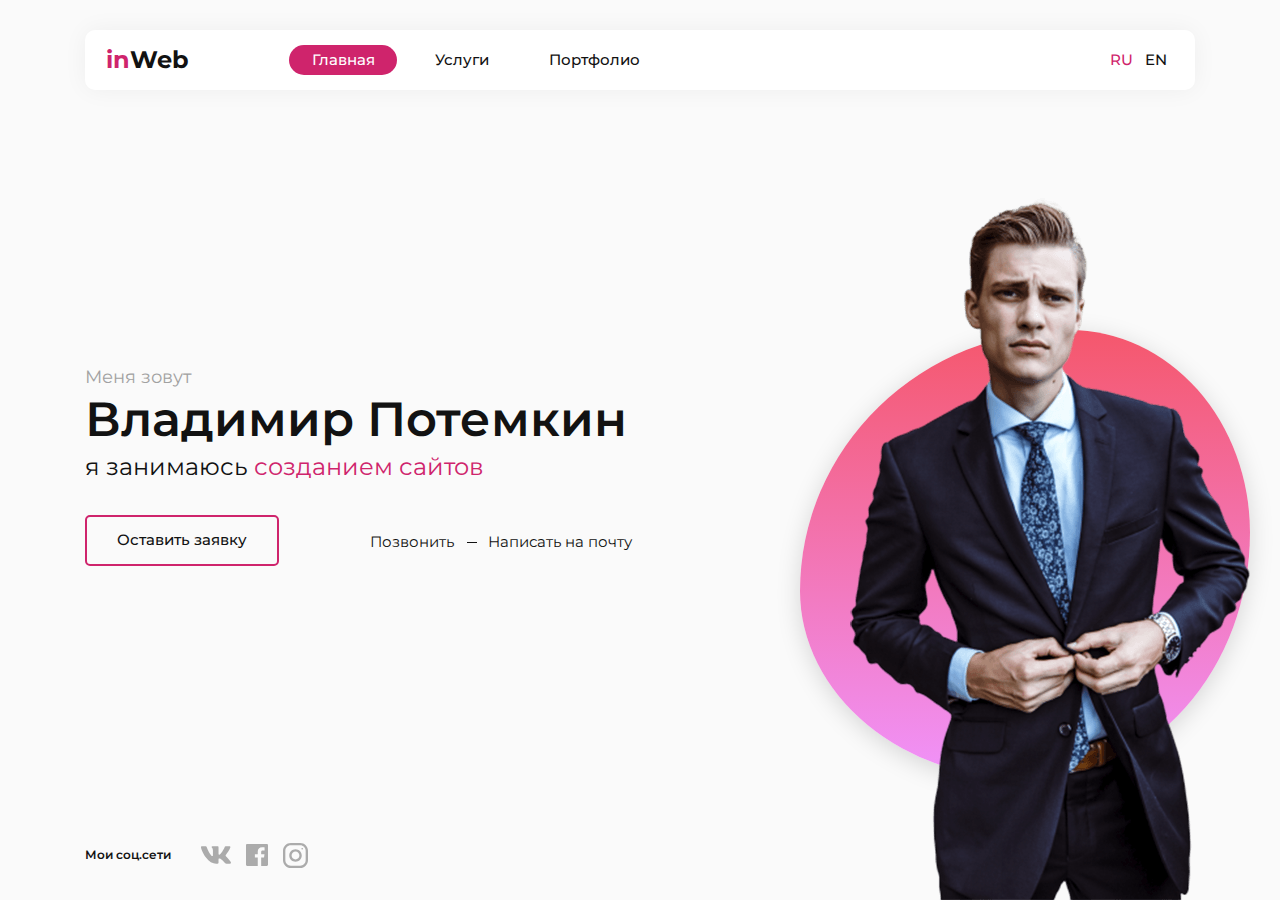
<file: index.html>
<!DOCTYPE html>
<html lang="ru">
<head>
    <meta charset="UTF-8">
    <link href="https://fonts.googleapis.com/css?family=Montserrat:400,500,600,700&amp;subset=cyrillic" rel="stylesheet">
    <link rel="stylesheet" href="assets/css/style.min.css">
    
    <!-- Useful meta tags -->
    <meta http-equiv="x-ua-compatible" content="ie=edge">
    <meta name="viewport" content="width=device-width, initial-scale=1">
    <meta name="robots" content="index, follow, noodp">
    <meta name="googlebot" content="index, follow">
    <meta name="google" content="notranslate">
    <meta name="format-detection" content="telephone=no">
    <meta name="keywords" content="">
    <meta name="description" content="">
    
    <title>HomePage</title>
    <script src="https://ajax.googleapis.com/ajax/libs/jquery/3.5.1/jquery.min.js"></script></head>
<body>

<svg style="display: none;">
    <symbol id="vk" viewbox="0 0 24 24">
       
            <path d="m19.915 13.028c-.388-.49-.277-.708 0-1.146.005-.005 3.208-4.431 3.538-5.932l.002-.001c.164-.547 0-.949-.793-.949h-2.624c-.668 0-.976.345-1.141.731 0 0-1.336 3.198-3.226 5.271-.61.599-.892.791-1.225.791-.164 0-.419-.192-.419-.739v-5.105c0-.656-.187-.949-.74-.949h-4.126c-.419 0-.668.306-.668.591 0 .622.945.765 1.043 2.515v3.797c0 .832-.151.985-.486.985-.892 0-3.057-3.211-4.34-6.886-.259-.713-.512-1.001-1.185-1.001h-2.625c-.749 0-.9.345-.9.731 0 .682.892 4.073 4.148 8.553 2.17 3.058 5.226 4.715 8.006 4.715 1.671 0 1.875-.368 1.875-1.001 0-2.922-.151-3.198.686-3.198.388 0 1.056.192 2.616 1.667 1.783 1.749 2.076 2.532 3.074 2.532h2.624c.748 0 1.127-.368.909-1.094-.499-1.527-3.871-4.668-4.023-4.878z"/>
        </symbol>

        <symbol id="fb" viewBox="0 0 60.734 60.733">
            <g>
                <path d="M57.378,0.001H3.352C1.502,0.001,0,1.5,0,3.353v54.026c0,1.853,1.502,3.354,3.352,3.354h29.086V37.214h-7.914v-9.167h7.914
                    v-6.76c0-7.843,4.789-12.116,11.787-12.116c3.355,0,6.232,0.251,7.071,0.36v8.198l-4.854,0.002c-3.805,0-4.539,1.809-4.539,4.462
                    v5.851h9.078l-1.187,9.166h-7.892v23.52h15.475c1.852,0,3.355-1.503,3.355-3.351V3.351C60.731,1.5,59.23,0.001,57.378,0.001z"/>
            </g>
        </symbol>

        <symbol id="inst" viewbox="0 0 512 512">
            <g>
                <g>
                    <path d="M352,0H160C71.648,0,0,71.648,0,160v192c0,88.352,71.648,160,160,160h192c88.352,0,160-71.648,160-160V160
                        C512,71.648,440.352,0,352,0z M464,352c0,61.76-50.24,112-112,112H160c-61.76,0-112-50.24-112-112V160C48,98.24,98.24,48,160,48
                        h192c61.76,0,112,50.24,112,112V352z"/>
                </g>
            </g>
            <g>
                <g>
                    <path d="M256,128c-70.688,0-128,57.312-128,128s57.312,128,128,128s128-57.312,128-128S326.688,128,256,128z M256,336
                        c-44.096,0-80-35.904-80-80c0-44.128,35.904-80,80-80s80,35.872,80,80C336,300.096,300.096,336,256,336z"/>
                </g>
            </g>
            <g>
                <g>
                    <circle cx="393.6" cy="118.4" r="17.056"/>
                </g>
            </g>
        </symbol>

        <symbol id="close" viewBox="0 0 512.001 512.001">
            <g><path d="m512.001 84.853-84.853-84.853-171.147 171.147-171.148-171.147-84.853 84.853 171.148 171.147-171.148 171.148 84.853 84.853 171.148-171.147 171.147 171.147 84.853-84.853-171.148-171.148z"/></g>
        </symbol>

        <symbol id="layer" viewBox="0 0 491.203 491.203">
            <g>
                <path d="M487.298,326.733l-62.304-37.128l62.304-37.128c2.421-1.443,3.904-4.054,3.904-6.872s-1.483-5.429-3.904-6.872
                    l-62.304-37.128l62.304-37.128c3.795-2.262,5.038-7.172,2.776-10.968c-0.68-1.142-1.635-2.096-2.776-2.776l-237.6-141.6
                    c-2.524-1.504-5.669-1.504-8.192,0l-237.6,141.6c-3.795,2.262-5.038,7.172-2.776,10.968c0.68,1.142,1.635,2.096,2.776,2.776
                    l62.304,37.128L3.905,238.733c-3.795,2.262-5.038,7.172-2.776,10.968c0.68,1.142,1.635,2.096,2.776,2.776l62.304,37.128
                    L3.905,326.733c-3.795,2.262-5.038,7.172-2.776,10.968c0.68,1.142,1.635,2.096,2.776,2.776l237.6,141.6
                    c2.526,1.494,5.666,1.494,8.192,0l237.6-141.6c3.795-2.262,5.038-7.172,2.776-10.968
                    C489.393,328.368,488.439,327.414,487.298,326.733z M23.625,157.605L245.601,25.317l221.976,132.288L245.601,289.893
                    L23.625,157.605z M23.625,245.605l58.208-34.68l159.672,95.2c2.524,1.504,5.668,1.504,8.192,0l159.672-95.2l58.208,34.68
                    L245.601,377.893L23.625,245.605z M245.601,465.893L23.625,333.605l58.208-34.68l159.672,95.2c2.524,1.504,5.668,1.504,8.192,0
                    l159.672-95.2l58.208,34.68L245.601,465.893z"/>
            </g>
        </symbol>

        <symbol id="back" viewBox="0 0 512 512">
            <g>
                <path d="m512 433.5v-433.5h-512v433.5h196.667v48.5h-61.667v30h242v-30h-61.667v-48.5zm-30-403.5v313.5h-452v-313.5zm-452 373.5v-30h452v30zm255.333 78.5h-58.667v-48.5h58.667z"/><path d="m331.535 178.307 58.684-43.962v-15.958l-58.684-43.962-17.986 24.01 37.284 27.931-37.284 27.931z"/><path d="m198.451 154.297-37.284-27.931 37.284-27.931-17.987-24.01-58.683 43.962v15.958l58.683 43.962z"/><path d="m196.925 111.366h118.151v30h-118.151z" transform="matrix(.416 -.91 .91 .416 34.679 306.703)"/><path d="m185.5 223.5h141.001v30h-141.001z"/><path d="m158.417 283.5h195.166v30h-195.166z"/></g>
        </symbol>

        <symbol id="front" viewBox="0 0 512 512">
            <g>
                <path d="M485.547,251.733h-58.88v-153.6C426.638,74.581,407.552,55.495,384,55.467H128c-23.552,0.028-42.638,19.114-42.667,42.667
                    v51.2H38.519C17.255,149.357,0.023,166.589,0,187.853v230.161c0.023,21.264,17.255,38.496,38.519,38.519h136.294
                    c16.24-0.049,30.7-10.294,36.13-25.6H358.4c4.713,0,8.533-3.82,8.533-8.533v-17.067c0-14.138-11.462-25.6-25.6-25.6h-25.6V345.6
                    H384v84.48c0,14.61,11.844,26.453,26.453,26.453h75.093c14.61,0,26.453-11.844,26.453-26.453V278.187
                    C512,263.577,500.156,251.733,485.547,251.733z M196.267,418.014c-0.009,11.844-9.609,21.443-21.453,21.453H38.519
                    c-11.844-0.009-21.443-9.609-21.453-21.453v-4.147h179.2V418.014z M196.267,396.8h-179.2V209.067h179.2V396.8z M196.267,192
                    h-179.2v-4.147c0.009-11.844,9.609-21.443,21.453-21.453h136.294c11.844,0.009,21.443,9.609,21.453,21.453V192z M341.333,396.8
                    c4.713,0,8.533,3.821,8.533,8.533v8.533H213.333V396.8H341.333z M213.333,379.733V345.6h85.333v34.133H213.333z M384,328.533
                    h-76.8h-93.867v-25.6H384V328.533z M384,278.187v7.68H213.333v-98.014c-0.024-21.264-17.256-38.496-38.519-38.519H102.4v-51.2
                    c0-14.138,11.461-25.6,25.6-25.6h256c14.138,0,25.6,11.461,25.6,25.6v153.685C395.358,252.278,384.039,263.937,384,278.187z
                     M494.933,430.08c0,5.184-4.203,9.387-9.387,9.387h-75.093c-5.184,0-9.387-4.203-9.387-9.387v-7.68h93.867V430.08z
                     M494.933,405.333h-93.867v-102.4h93.867V405.333z M494.933,285.867h-93.867v-7.68c0-5.184,4.203-9.387,9.387-9.387h75.093
                    c5.184,0,9.387,4.203,9.387,9.387V285.867z"/>
            </g>
        </symbol>



        <symbol id="arrow-right" viewBox="0 0 477.175 477.175">
            <g>
                <path d="M145.188,238.575l215.5-215.5c5.3-5.3,5.3-13.8,0-19.1s-13.8-5.3-19.1,0l-225.1,225.1c-5.3,5.3-5.3,13.8,0,19.1l225.1,225
                    c2.6,2.6,6.1,4,9.5,4s6.9-1.3,9.5-4c5.3-5.3,5.3-13.8,0-19.1L145.188,238.575z"/>
            </g>
        </symbol>
</svg>
<div class="page">   
<!-- HEader -->
<header class="header">
    <div class="container">
        <div class="header__inner">
            <div class="row header__row">
                <div class="col-lg-2">
                    <a class="logo" href="index.html"><span class="logo__prefix">in</span>Web</a>
                </div>
                <div class="col-lg-8">
                    <nav class="nav">
                        <a class="nav__link active" href="index.html">Главная</a>
                        <a class="nav__link" href="services.html">Услуги</a>
                        <a class="nav__link" href="portfolio.html">Портфолио</a>
                    </nav>
                </div>
                <div class="col-lg-2">
                    <div class="lang">
                        <a class="lang__item active" href="#">Ru</a>
                        <a class="lang__item" href="#">En</a>
                    </div>
                </div>
            </div> <!--/.row-->
        </div> <!-- /.header__inner-->
    </div> <!-- /.container-->
</header>
<!-- Content -->
<div class="content">

<div class="container">
    <div class="intro">
        <div class="intro__text">Меня зовут</div>
        <div class="intro__title">Владимир Потемкин</div>
        <div class="intro__subtitle">я занимаюсь <span class="intro__subtitle-pink">созданием сайтов</span>
        </div>
        <div class="row">
            <div class="col-lg-3">
                <a class="btn btn--pink" href="#" data-toggle="modal" data-target="#request-modal">Оставить заявку</a>
            </div>
            <div class="col-lg-9">
                <ul class="contacts">
                    <li class="contacts__item">
                        <a class="contacts__link" href="tel:+79653964773" >Позвонить</a></li>
                        <li class="contacts__item">
                        <a class="contacts__link" href="mailto:pingvinluxe@gmail.com">Написать на почту</a>
                    </li>
                </ul>
            </div>
        </div>
    </div><!--intro-->
</div> <!--container-->

<img class="author" src="assets/img/man.png" alt="">
<div class="circle"></div>
</div>
<!--Footer-->
<footer class="footer">
    <div class="container">
 
        <div class="social">
            <div class="social__text">Мои соц.сети</div>
            <a href="#" class="social__link" target="_blank">
                <svg class="social__icon">
                    <use xlink:href="#vk"></use>
                </svg>
            </a>
            <a href="#" class="social__link" target="_blank">
                <svg class="social__icon social__icon--fb">
                    <use xlink:href="#fb"></use>
                </svg>
            </a>
            <a href="#" class="social__link" target="_blank">
                <svg class="social__icon social__icon--inst">
                    <use xlink:href="#inst"></use>
                </svg>
            </a>
        </div>
    </div>
</footer>

</div> 


  
  <!-- Modal -->
  <div class="modal fade " id="request-modal" tabindex="-1" aria-labelledby="exampleModalLabel" aria-hidden="true">
    <div class="modal-dialog modal-dialog-centered">
      <div class="modal-content">
        <button type="button" class="modal__close" data-dismiss="modal" aria-label="Close">
            <svg class="modal__close-icon">
                <use xlink:href="#close">

                </use>
            </svg>
          </button>

          <div class="modal__title">Оставить заявку</div>
          <div class="modal__text">Заполните форму ниже и я свяжусь с вами в ближайшее время!</div>

          <form action="/" method="post">
        <div class="form__group">
            <input class="input" type="text" placeholder="Ваше Имя">
        </div>

        <div class="form__group">
            <input class="input" type="email" placeholder="Ваш E-mail">
        </div>

        <div class="form__group">
            <input class="input" type="tel" placeholder="Ваше телефон">
        </div>
        <div class="row">
            <div class="col-lg-6"><button class="btn btn--pink" type="submit">Оставить заявку</button></div>
            <div class="col-lg-6">
                <ul class="contacts contacts--modal">
                    <li class="contacts__item">
                        <a class="contacts__link" href="tel:+79653964773" >+7-965-396-47-73</a></li>
                        <li class="contacts__item">
                        <a class="contacts__link" href="mailto:pingvinluxe@gmail.com">pingvinluxe@gmail.com</a>
                    </li>
                </ul>
            </div>
        </div>
        
    </form>

        </div>
      </div>
    </div>
  </div><script src="assets/js/app.min.js"></script>

</body>
</html>
</file>
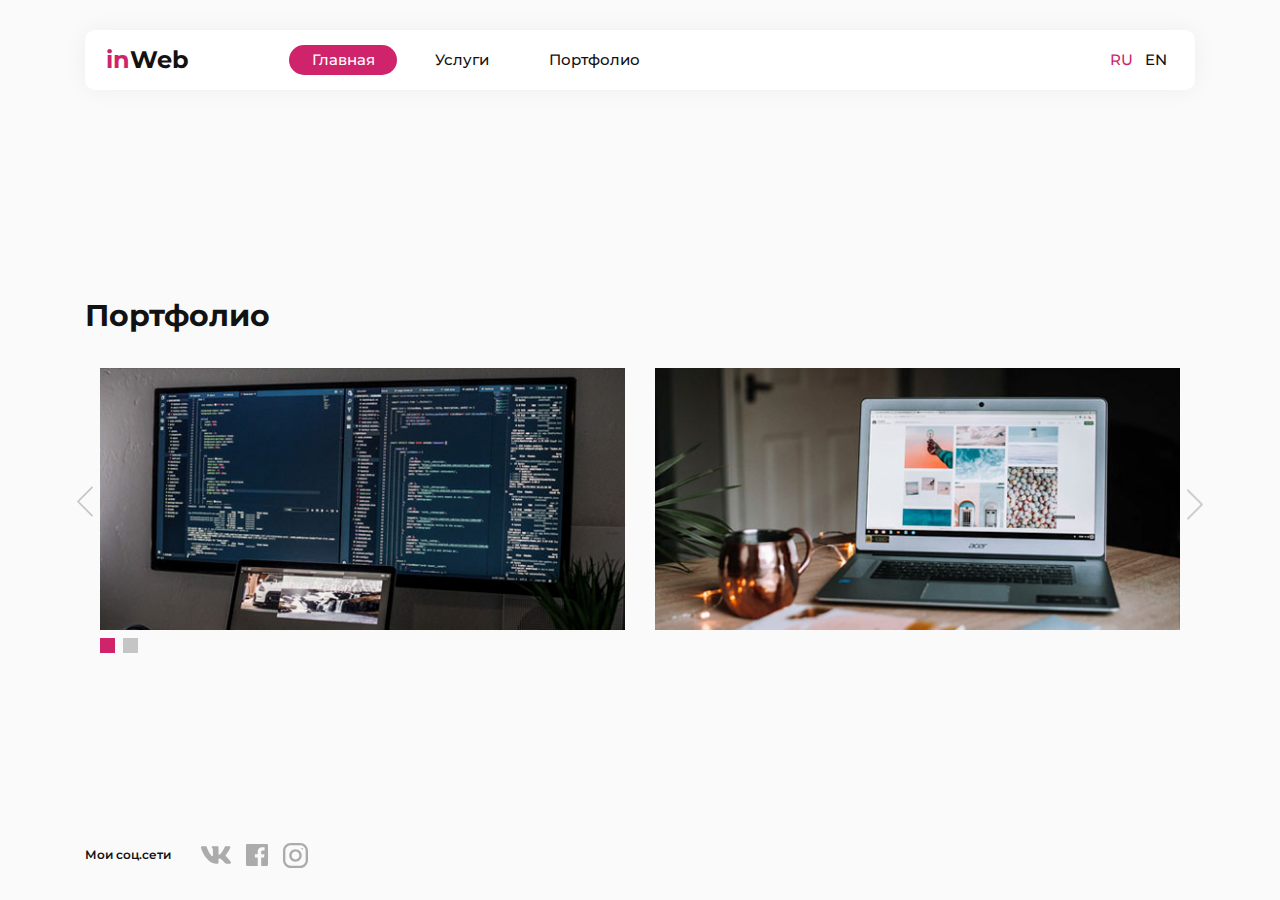
<file: portfolio.html>
<!DOCTYPE html>
<html lang="ru">
<head>
    <meta charset="UTF-8">
    <link href="https://fonts.googleapis.com/css?family=Montserrat:400,500,600,700&amp;subset=cyrillic" rel="stylesheet">
    <link rel="stylesheet" href="assets/css/style.min.css">
    
    <!-- Useful meta tags -->
    <meta http-equiv="x-ua-compatible" content="ie=edge">
    <meta name="viewport" content="width=device-width, initial-scale=1">
    <meta name="robots" content="index, follow, noodp">
    <meta name="googlebot" content="index, follow">
    <meta name="google" content="notranslate">
    <meta name="format-detection" content="telephone=no">
    <meta name="keywords" content="">
    <meta name="description" content="">
    
    <title>Portfolio</title>
    <script src="https://ajax.googleapis.com/ajax/libs/jquery/3.5.1/jquery.min.js"></script></head>
<body>

<svg style="display: none;">
    <symbol id="vk" viewbox="0 0 24 24">
       
            <path d="m19.915 13.028c-.388-.49-.277-.708 0-1.146.005-.005 3.208-4.431 3.538-5.932l.002-.001c.164-.547 0-.949-.793-.949h-2.624c-.668 0-.976.345-1.141.731 0 0-1.336 3.198-3.226 5.271-.61.599-.892.791-1.225.791-.164 0-.419-.192-.419-.739v-5.105c0-.656-.187-.949-.74-.949h-4.126c-.419 0-.668.306-.668.591 0 .622.945.765 1.043 2.515v3.797c0 .832-.151.985-.486.985-.892 0-3.057-3.211-4.34-6.886-.259-.713-.512-1.001-1.185-1.001h-2.625c-.749 0-.9.345-.9.731 0 .682.892 4.073 4.148 8.553 2.17 3.058 5.226 4.715 8.006 4.715 1.671 0 1.875-.368 1.875-1.001 0-2.922-.151-3.198.686-3.198.388 0 1.056.192 2.616 1.667 1.783 1.749 2.076 2.532 3.074 2.532h2.624c.748 0 1.127-.368.909-1.094-.499-1.527-3.871-4.668-4.023-4.878z"/>
        </symbol>

        <symbol id="fb" viewBox="0 0 60.734 60.733">
            <g>
                <path d="M57.378,0.001H3.352C1.502,0.001,0,1.5,0,3.353v54.026c0,1.853,1.502,3.354,3.352,3.354h29.086V37.214h-7.914v-9.167h7.914
                    v-6.76c0-7.843,4.789-12.116,11.787-12.116c3.355,0,6.232,0.251,7.071,0.36v8.198l-4.854,0.002c-3.805,0-4.539,1.809-4.539,4.462
                    v5.851h9.078l-1.187,9.166h-7.892v23.52h15.475c1.852,0,3.355-1.503,3.355-3.351V3.351C60.731,1.5,59.23,0.001,57.378,0.001z"/>
            </g>
        </symbol>

        <symbol id="inst" viewbox="0 0 512 512">
            <g>
                <g>
                    <path d="M352,0H160C71.648,0,0,71.648,0,160v192c0,88.352,71.648,160,160,160h192c88.352,0,160-71.648,160-160V160
                        C512,71.648,440.352,0,352,0z M464,352c0,61.76-50.24,112-112,112H160c-61.76,0-112-50.24-112-112V160C48,98.24,98.24,48,160,48
                        h192c61.76,0,112,50.24,112,112V352z"/>
                </g>
            </g>
            <g>
                <g>
                    <path d="M256,128c-70.688,0-128,57.312-128,128s57.312,128,128,128s128-57.312,128-128S326.688,128,256,128z M256,336
                        c-44.096,0-80-35.904-80-80c0-44.128,35.904-80,80-80s80,35.872,80,80C336,300.096,300.096,336,256,336z"/>
                </g>
            </g>
            <g>
                <g>
                    <circle cx="393.6" cy="118.4" r="17.056"/>
                </g>
            </g>
        </symbol>

        <symbol id="close" viewBox="0 0 512.001 512.001">
            <g><path d="m512.001 84.853-84.853-84.853-171.147 171.147-171.148-171.147-84.853 84.853 171.148 171.147-171.148 171.148 84.853 84.853 171.148-171.147 171.147 171.147 84.853-84.853-171.148-171.148z"/></g>
        </symbol>

        <symbol id="layer" viewBox="0 0 491.203 491.203">
            <g>
                <path d="M487.298,326.733l-62.304-37.128l62.304-37.128c2.421-1.443,3.904-4.054,3.904-6.872s-1.483-5.429-3.904-6.872
                    l-62.304-37.128l62.304-37.128c3.795-2.262,5.038-7.172,2.776-10.968c-0.68-1.142-1.635-2.096-2.776-2.776l-237.6-141.6
                    c-2.524-1.504-5.669-1.504-8.192,0l-237.6,141.6c-3.795,2.262-5.038,7.172-2.776,10.968c0.68,1.142,1.635,2.096,2.776,2.776
                    l62.304,37.128L3.905,238.733c-3.795,2.262-5.038,7.172-2.776,10.968c0.68,1.142,1.635,2.096,2.776,2.776l62.304,37.128
                    L3.905,326.733c-3.795,2.262-5.038,7.172-2.776,10.968c0.68,1.142,1.635,2.096,2.776,2.776l237.6,141.6
                    c2.526,1.494,5.666,1.494,8.192,0l237.6-141.6c3.795-2.262,5.038-7.172,2.776-10.968
                    C489.393,328.368,488.439,327.414,487.298,326.733z M23.625,157.605L245.601,25.317l221.976,132.288L245.601,289.893
                    L23.625,157.605z M23.625,245.605l58.208-34.68l159.672,95.2c2.524,1.504,5.668,1.504,8.192,0l159.672-95.2l58.208,34.68
                    L245.601,377.893L23.625,245.605z M245.601,465.893L23.625,333.605l58.208-34.68l159.672,95.2c2.524,1.504,5.668,1.504,8.192,0
                    l159.672-95.2l58.208,34.68L245.601,465.893z"/>
            </g>
        </symbol>

        <symbol id="back" viewBox="0 0 512 512">
            <g>
                <path d="m512 433.5v-433.5h-512v433.5h196.667v48.5h-61.667v30h242v-30h-61.667v-48.5zm-30-403.5v313.5h-452v-313.5zm-452 373.5v-30h452v30zm255.333 78.5h-58.667v-48.5h58.667z"/><path d="m331.535 178.307 58.684-43.962v-15.958l-58.684-43.962-17.986 24.01 37.284 27.931-37.284 27.931z"/><path d="m198.451 154.297-37.284-27.931 37.284-27.931-17.987-24.01-58.683 43.962v15.958l58.683 43.962z"/><path d="m196.925 111.366h118.151v30h-118.151z" transform="matrix(.416 -.91 .91 .416 34.679 306.703)"/><path d="m185.5 223.5h141.001v30h-141.001z"/><path d="m158.417 283.5h195.166v30h-195.166z"/></g>
        </symbol>

        <symbol id="front" viewBox="0 0 512 512">
            <g>
                <path d="M485.547,251.733h-58.88v-153.6C426.638,74.581,407.552,55.495,384,55.467H128c-23.552,0.028-42.638,19.114-42.667,42.667
                    v51.2H38.519C17.255,149.357,0.023,166.589,0,187.853v230.161c0.023,21.264,17.255,38.496,38.519,38.519h136.294
                    c16.24-0.049,30.7-10.294,36.13-25.6H358.4c4.713,0,8.533-3.82,8.533-8.533v-17.067c0-14.138-11.462-25.6-25.6-25.6h-25.6V345.6
                    H384v84.48c0,14.61,11.844,26.453,26.453,26.453h75.093c14.61,0,26.453-11.844,26.453-26.453V278.187
                    C512,263.577,500.156,251.733,485.547,251.733z M196.267,418.014c-0.009,11.844-9.609,21.443-21.453,21.453H38.519
                    c-11.844-0.009-21.443-9.609-21.453-21.453v-4.147h179.2V418.014z M196.267,396.8h-179.2V209.067h179.2V396.8z M196.267,192
                    h-179.2v-4.147c0.009-11.844,9.609-21.443,21.453-21.453h136.294c11.844,0.009,21.443,9.609,21.453,21.453V192z M341.333,396.8
                    c4.713,0,8.533,3.821,8.533,8.533v8.533H213.333V396.8H341.333z M213.333,379.733V345.6h85.333v34.133H213.333z M384,328.533
                    h-76.8h-93.867v-25.6H384V328.533z M384,278.187v7.68H213.333v-98.014c-0.024-21.264-17.256-38.496-38.519-38.519H102.4v-51.2
                    c0-14.138,11.461-25.6,25.6-25.6h256c14.138,0,25.6,11.461,25.6,25.6v153.685C395.358,252.278,384.039,263.937,384,278.187z
                     M494.933,430.08c0,5.184-4.203,9.387-9.387,9.387h-75.093c-5.184,0-9.387-4.203-9.387-9.387v-7.68h93.867V430.08z
                     M494.933,405.333h-93.867v-102.4h93.867V405.333z M494.933,285.867h-93.867v-7.68c0-5.184,4.203-9.387,9.387-9.387h75.093
                    c5.184,0,9.387,4.203,9.387,9.387V285.867z"/>
            </g>
        </symbol>



        <symbol id="arrow-right" viewBox="0 0 477.175 477.175">
            <g>
                <path d="M145.188,238.575l215.5-215.5c5.3-5.3,5.3-13.8,0-19.1s-13.8-5.3-19.1,0l-225.1,225.1c-5.3,5.3-5.3,13.8,0,19.1l225.1,225
                    c2.6,2.6,6.1,4,9.5,4s6.9-1.3,9.5-4c5.3-5.3,5.3-13.8,0-19.1L145.188,238.575z"/>
            </g>
        </symbol>
</svg>
<div class="page">   
<!-- HEader -->
<header class="header">
    <div class="container">
        <div class="header__inner">
            <div class="row header__row">
                <div class="col-lg-2">
                    <a class="logo" href="index.html"><span class="logo__prefix">in</span>Web</a>
                </div>
                <div class="col-lg-8">
                    <nav class="nav">
                        <a class="nav__link active" href="index.html">Главная</a>
                        <a class="nav__link" href="services.html">Услуги</a>
                        <a class="nav__link" href="portfolio.html">Портфолио</a>
                    </nav>
                </div>
                <div class="col-lg-2">
                    <div class="lang">
                        <a class="lang__item active" href="#">Ru</a>
                        <a class="lang__item" href="#">En</a>
                    </div>
                </div>
            </div> <!--/.row-->
        </div> <!-- /.header__inner-->
    </div> <!-- /.container-->
</header>
<!-- Content -->
<div class="content">


<div class="container">
    <h1 class="content__title">Портфолио</h1>

    <div class="portfolio">
        <button class="portfolio__arrow portfolio__arrow--prev" type="button" id="portfolio-arrow-prev">
            <svg class="portfolio__arrow-icon">
                <use xlink:href="#arrow-right"></use>
            </svg>
        </button>
        <button class="portfolio__arrow portfolio__arrow--next" type="button" id="portfolio-arrow-next">
            <svg class="portfolio__arrow-icon">
                <use xlink:href="#arrow-right"></use>
            </svg>
        </button>
        <div class="portfolio__slider" id="portfolio">
        <div>
            <div class="portfolio__item">
                <a class="portfolio__link" href="https://github.com/VladimirPotemkin/FirstSite" target="_blank">
                    <img class="portfolio__img" src="assets/img/portfolio/1.jpg" alt="">
                </a>
                <div class="portfolio__title">Сайт проекта FirstSite</div>
            </div>
        </div>

        <div>
            <div class="portfolio__item">
                <a class="portfolio__link" href="https://github.com/VladimirPotemkin/Bootstrap" target="_blank">
                    <img class="portfolio__img" src="assets/img/portfolio/2.jpg" alt="">
                </a>
                <div class="portfolio__title">Сайт проекта Bootstrap</div>
            </div>
        </div>

        <div>
            <div class="portfolio__item">
                <a class="portfolio__link" href="https://github.com/VladimirPotemkin/FirstSite" target="_blank">
                    <img class="portfolio__img" src="assets/img/portfolio/1.jpg" alt="">
                </a>
                <div class="portfolio__title">Сайт проекта FirstSite</div>
            </div>
        </div>

        <div>
            <div class="portfolio__item">
                <a class="portfolio__link" href="https://github.com/VladimirPotemkin/Bootstrap" target="_blank">
                    <img class="portfolio__img" src="assets/img/portfolio/2.jpg" alt="">
                </a>
                <div class="portfolio__title">Сайт проекта Bootstrap</div>
            </div>
        </div>
    </div>
    </div><!-- /.portfolio -->

</div><!-- /.container -->

</div>
<!--Footer-->
<footer class="footer">
    <div class="container">
 
        <div class="social">
            <div class="social__text">Мои соц.сети</div>
            <a href="#" class="social__link" target="_blank">
                <svg class="social__icon">
                    <use xlink:href="#vk"></use>
                </svg>
            </a>
            <a href="#" class="social__link" target="_blank">
                <svg class="social__icon social__icon--fb">
                    <use xlink:href="#fb"></use>
                </svg>
            </a>
            <a href="#" class="social__link" target="_blank">
                <svg class="social__icon social__icon--inst">
                    <use xlink:href="#inst"></use>
                </svg>
            </a>
        </div>
    </div>
</footer>

</div> 


  
  <!-- Modal -->
  <div class="modal fade " id="request-modal" tabindex="-1" aria-labelledby="exampleModalLabel" aria-hidden="true">
    <div class="modal-dialog modal-dialog-centered">
      <div class="modal-content">
        <button type="button" class="modal__close" data-dismiss="modal" aria-label="Close">
            <svg class="modal__close-icon">
                <use xlink:href="#close">

                </use>
            </svg>
          </button>

          <div class="modal__title">Оставить заявку</div>
          <div class="modal__text">Заполните форму ниже и я свяжусь с вами в ближайшее время!</div>

          <form action="/" method="post">
        <div class="form__group">
            <input class="input" type="text" placeholder="Ваше Имя">
        </div>

        <div class="form__group">
            <input class="input" type="email" placeholder="Ваш E-mail">
        </div>

        <div class="form__group">
            <input class="input" type="tel" placeholder="Ваше телефон">
        </div>
        <div class="row">
            <div class="col-lg-6"><button class="btn btn--pink" type="submit">Оставить заявку</button></div>
            <div class="col-lg-6">
                <ul class="contacts contacts--modal">
                    <li class="contacts__item">
                        <a class="contacts__link" href="tel:+79653964773" >+7-965-396-47-73</a></li>
                        <li class="contacts__item">
                        <a class="contacts__link" href="mailto:pingvinluxe@gmail.com">pingvinluxe@gmail.com</a>
                    </li>
                </ul>
            </div>
        </div>
        
    </form>

        </div>
      </div>
    </div>
  </div><script src="assets/js/app.min.js"></script>

</body>
</html>
</file>
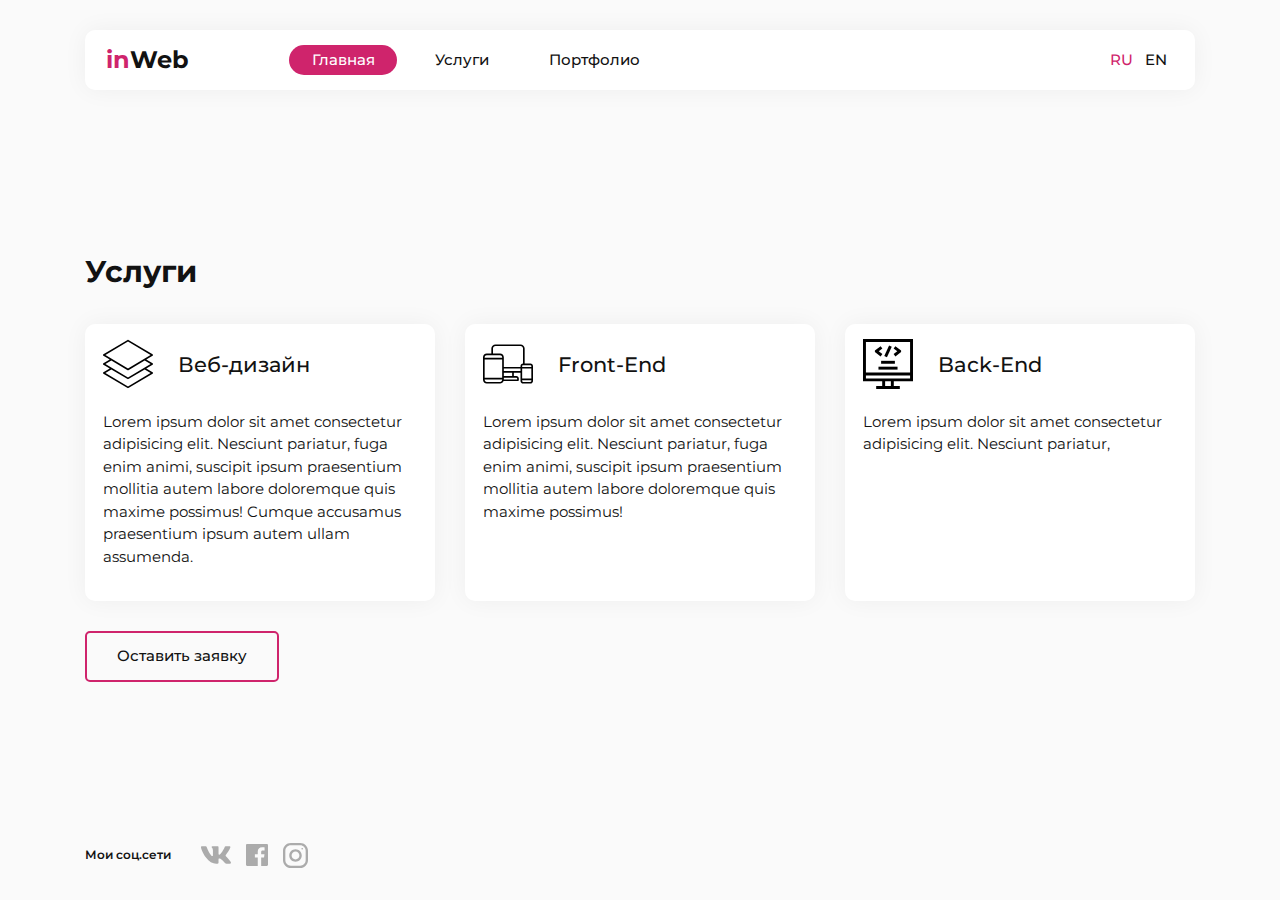
<file: services.html>
<!DOCTYPE html>
<html lang="ru">
<head>
    <meta charset="UTF-8">
    <link href="https://fonts.googleapis.com/css?family=Montserrat:400,500,600,700&amp;subset=cyrillic" rel="stylesheet">
    <link rel="stylesheet" href="assets/css/style.min.css">
    
    <!-- Useful meta tags -->
    <meta http-equiv="x-ua-compatible" content="ie=edge">
    <meta name="viewport" content="width=device-width, initial-scale=1">
    <meta name="robots" content="index, follow, noodp">
    <meta name="googlebot" content="index, follow">
    <meta name="google" content="notranslate">
    <meta name="format-detection" content="telephone=no">
    <meta name="keywords" content="">
    <meta name="description" content="">
    
    <title>Services</title>
    <script src="https://ajax.googleapis.com/ajax/libs/jquery/3.5.1/jquery.min.js"></script></head>
<body>

<svg style="display: none;">
    <symbol id="vk" viewbox="0 0 24 24">
       
            <path d="m19.915 13.028c-.388-.49-.277-.708 0-1.146.005-.005 3.208-4.431 3.538-5.932l.002-.001c.164-.547 0-.949-.793-.949h-2.624c-.668 0-.976.345-1.141.731 0 0-1.336 3.198-3.226 5.271-.61.599-.892.791-1.225.791-.164 0-.419-.192-.419-.739v-5.105c0-.656-.187-.949-.74-.949h-4.126c-.419 0-.668.306-.668.591 0 .622.945.765 1.043 2.515v3.797c0 .832-.151.985-.486.985-.892 0-3.057-3.211-4.34-6.886-.259-.713-.512-1.001-1.185-1.001h-2.625c-.749 0-.9.345-.9.731 0 .682.892 4.073 4.148 8.553 2.17 3.058 5.226 4.715 8.006 4.715 1.671 0 1.875-.368 1.875-1.001 0-2.922-.151-3.198.686-3.198.388 0 1.056.192 2.616 1.667 1.783 1.749 2.076 2.532 3.074 2.532h2.624c.748 0 1.127-.368.909-1.094-.499-1.527-3.871-4.668-4.023-4.878z"/>
        </symbol>

        <symbol id="fb" viewBox="0 0 60.734 60.733">
            <g>
                <path d="M57.378,0.001H3.352C1.502,0.001,0,1.5,0,3.353v54.026c0,1.853,1.502,3.354,3.352,3.354h29.086V37.214h-7.914v-9.167h7.914
                    v-6.76c0-7.843,4.789-12.116,11.787-12.116c3.355,0,6.232,0.251,7.071,0.36v8.198l-4.854,0.002c-3.805,0-4.539,1.809-4.539,4.462
                    v5.851h9.078l-1.187,9.166h-7.892v23.52h15.475c1.852,0,3.355-1.503,3.355-3.351V3.351C60.731,1.5,59.23,0.001,57.378,0.001z"/>
            </g>
        </symbol>

        <symbol id="inst" viewbox="0 0 512 512">
            <g>
                <g>
                    <path d="M352,0H160C71.648,0,0,71.648,0,160v192c0,88.352,71.648,160,160,160h192c88.352,0,160-71.648,160-160V160
                        C512,71.648,440.352,0,352,0z M464,352c0,61.76-50.24,112-112,112H160c-61.76,0-112-50.24-112-112V160C48,98.24,98.24,48,160,48
                        h192c61.76,0,112,50.24,112,112V352z"/>
                </g>
            </g>
            <g>
                <g>
                    <path d="M256,128c-70.688,0-128,57.312-128,128s57.312,128,128,128s128-57.312,128-128S326.688,128,256,128z M256,336
                        c-44.096,0-80-35.904-80-80c0-44.128,35.904-80,80-80s80,35.872,80,80C336,300.096,300.096,336,256,336z"/>
                </g>
            </g>
            <g>
                <g>
                    <circle cx="393.6" cy="118.4" r="17.056"/>
                </g>
            </g>
        </symbol>

        <symbol id="close" viewBox="0 0 512.001 512.001">
            <g><path d="m512.001 84.853-84.853-84.853-171.147 171.147-171.148-171.147-84.853 84.853 171.148 171.147-171.148 171.148 84.853 84.853 171.148-171.147 171.147 171.147 84.853-84.853-171.148-171.148z"/></g>
        </symbol>

        <symbol id="layer" viewBox="0 0 491.203 491.203">
            <g>
                <path d="M487.298,326.733l-62.304-37.128l62.304-37.128c2.421-1.443,3.904-4.054,3.904-6.872s-1.483-5.429-3.904-6.872
                    l-62.304-37.128l62.304-37.128c3.795-2.262,5.038-7.172,2.776-10.968c-0.68-1.142-1.635-2.096-2.776-2.776l-237.6-141.6
                    c-2.524-1.504-5.669-1.504-8.192,0l-237.6,141.6c-3.795,2.262-5.038,7.172-2.776,10.968c0.68,1.142,1.635,2.096,2.776,2.776
                    l62.304,37.128L3.905,238.733c-3.795,2.262-5.038,7.172-2.776,10.968c0.68,1.142,1.635,2.096,2.776,2.776l62.304,37.128
                    L3.905,326.733c-3.795,2.262-5.038,7.172-2.776,10.968c0.68,1.142,1.635,2.096,2.776,2.776l237.6,141.6
                    c2.526,1.494,5.666,1.494,8.192,0l237.6-141.6c3.795-2.262,5.038-7.172,2.776-10.968
                    C489.393,328.368,488.439,327.414,487.298,326.733z M23.625,157.605L245.601,25.317l221.976,132.288L245.601,289.893
                    L23.625,157.605z M23.625,245.605l58.208-34.68l159.672,95.2c2.524,1.504,5.668,1.504,8.192,0l159.672-95.2l58.208,34.68
                    L245.601,377.893L23.625,245.605z M245.601,465.893L23.625,333.605l58.208-34.68l159.672,95.2c2.524,1.504,5.668,1.504,8.192,0
                    l159.672-95.2l58.208,34.68L245.601,465.893z"/>
            </g>
        </symbol>

        <symbol id="back" viewBox="0 0 512 512">
            <g>
                <path d="m512 433.5v-433.5h-512v433.5h196.667v48.5h-61.667v30h242v-30h-61.667v-48.5zm-30-403.5v313.5h-452v-313.5zm-452 373.5v-30h452v30zm255.333 78.5h-58.667v-48.5h58.667z"/><path d="m331.535 178.307 58.684-43.962v-15.958l-58.684-43.962-17.986 24.01 37.284 27.931-37.284 27.931z"/><path d="m198.451 154.297-37.284-27.931 37.284-27.931-17.987-24.01-58.683 43.962v15.958l58.683 43.962z"/><path d="m196.925 111.366h118.151v30h-118.151z" transform="matrix(.416 -.91 .91 .416 34.679 306.703)"/><path d="m185.5 223.5h141.001v30h-141.001z"/><path d="m158.417 283.5h195.166v30h-195.166z"/></g>
        </symbol>

        <symbol id="front" viewBox="0 0 512 512">
            <g>
                <path d="M485.547,251.733h-58.88v-153.6C426.638,74.581,407.552,55.495,384,55.467H128c-23.552,0.028-42.638,19.114-42.667,42.667
                    v51.2H38.519C17.255,149.357,0.023,166.589,0,187.853v230.161c0.023,21.264,17.255,38.496,38.519,38.519h136.294
                    c16.24-0.049,30.7-10.294,36.13-25.6H358.4c4.713,0,8.533-3.82,8.533-8.533v-17.067c0-14.138-11.462-25.6-25.6-25.6h-25.6V345.6
                    H384v84.48c0,14.61,11.844,26.453,26.453,26.453h75.093c14.61,0,26.453-11.844,26.453-26.453V278.187
                    C512,263.577,500.156,251.733,485.547,251.733z M196.267,418.014c-0.009,11.844-9.609,21.443-21.453,21.453H38.519
                    c-11.844-0.009-21.443-9.609-21.453-21.453v-4.147h179.2V418.014z M196.267,396.8h-179.2V209.067h179.2V396.8z M196.267,192
                    h-179.2v-4.147c0.009-11.844,9.609-21.443,21.453-21.453h136.294c11.844,0.009,21.443,9.609,21.453,21.453V192z M341.333,396.8
                    c4.713,0,8.533,3.821,8.533,8.533v8.533H213.333V396.8H341.333z M213.333,379.733V345.6h85.333v34.133H213.333z M384,328.533
                    h-76.8h-93.867v-25.6H384V328.533z M384,278.187v7.68H213.333v-98.014c-0.024-21.264-17.256-38.496-38.519-38.519H102.4v-51.2
                    c0-14.138,11.461-25.6,25.6-25.6h256c14.138,0,25.6,11.461,25.6,25.6v153.685C395.358,252.278,384.039,263.937,384,278.187z
                     M494.933,430.08c0,5.184-4.203,9.387-9.387,9.387h-75.093c-5.184,0-9.387-4.203-9.387-9.387v-7.68h93.867V430.08z
                     M494.933,405.333h-93.867v-102.4h93.867V405.333z M494.933,285.867h-93.867v-7.68c0-5.184,4.203-9.387,9.387-9.387h75.093
                    c5.184,0,9.387,4.203,9.387,9.387V285.867z"/>
            </g>
        </symbol>



        <symbol id="arrow-right" viewBox="0 0 477.175 477.175">
            <g>
                <path d="M145.188,238.575l215.5-215.5c5.3-5.3,5.3-13.8,0-19.1s-13.8-5.3-19.1,0l-225.1,225.1c-5.3,5.3-5.3,13.8,0,19.1l225.1,225
                    c2.6,2.6,6.1,4,9.5,4s6.9-1.3,9.5-4c5.3-5.3,5.3-13.8,0-19.1L145.188,238.575z"/>
            </g>
        </symbol>
</svg>
<div class="page">   
<!-- HEader -->
<header class="header">
    <div class="container">
        <div class="header__inner">
            <div class="row header__row">
                <div class="col-lg-2">
                    <a class="logo" href="index.html"><span class="logo__prefix">in</span>Web</a>
                </div>
                <div class="col-lg-8">
                    <nav class="nav">
                        <a class="nav__link active" href="index.html">Главная</a>
                        <a class="nav__link" href="services.html">Услуги</a>
                        <a class="nav__link" href="portfolio.html">Портфолио</a>
                    </nav>
                </div>
                <div class="col-lg-2">
                    <div class="lang">
                        <a class="lang__item active" href="#">Ru</a>
                        <a class="lang__item" href="#">En</a>
                    </div>
                </div>
            </div> <!--/.row-->
        </div> <!-- /.header__inner-->
    </div> <!-- /.container-->
</header>
<!-- Content -->
<div class="content">
<div class="container">
<h1 class="content__title">Услуги
</h1>

<div class="services">
<div class="row">
        <div class="col-lg-4">
            <div class="services__item">
                <svg class="services__icon">
                    <use xlink:href="#layer"></use>
                </svg>
                <div class="services__title">Веб-дизайн</div>
                <div class="services__text">
                    <p>Lorem ipsum dolor sit amet consectetur adipisicing elit. Nesciunt pariatur, fuga enim animi, suscipit ipsum praesentium mollitia autem labore doloremque quis maxime possimus! Cumque accusamus praesentium ipsum autem ullam assumenda.</p>
                </div>
            </div>
        </div>
        <div class="col-lg-4">
            <div class="services__item">
                <svg class="services__icon">
                    <use xlink:href="#front"></use>
                </svg>
                <div class="services__title">Front-End</div>
                <div class="services__text">
                    <p>Lorem ipsum dolor sit amet consectetur adipisicing elit. Nesciunt pariatur, fuga enim animi, suscipit ipsum praesentium mollitia autem labore doloremque quis maxime possimus!</p>
                </div>
            </div>
        </div>
        <div class="col-lg-4">
            <div class="services__item">
                <svg class="services__icon">
                    <use xlink:href="#back"></use>
                </svg>
                <div class="services__title">Back-End</div>
                <div class="services__text">
                    <p>Lorem ipsum dolor sit amet consectetur adipisicing elit. Nesciunt pariatur,</p>
                </div>
            </div>
        </div>
    </div>
</div>
<a class="btn btn--pink" href="#" data-toggle="modal" data-target="#request-modal">Оставить заявку</a>

</div>
</div>
<!--Footer-->
<footer class="footer">
    <div class="container">
 
        <div class="social">
            <div class="social__text">Мои соц.сети</div>
            <a href="#" class="social__link" target="_blank">
                <svg class="social__icon">
                    <use xlink:href="#vk"></use>
                </svg>
            </a>
            <a href="#" class="social__link" target="_blank">
                <svg class="social__icon social__icon--fb">
                    <use xlink:href="#fb"></use>
                </svg>
            </a>
            <a href="#" class="social__link" target="_blank">
                <svg class="social__icon social__icon--inst">
                    <use xlink:href="#inst"></use>
                </svg>
            </a>
        </div>
    </div>
</footer>

</div> 


  
  <!-- Modal -->
  <div class="modal fade " id="request-modal" tabindex="-1" aria-labelledby="exampleModalLabel" aria-hidden="true">
    <div class="modal-dialog modal-dialog-centered">
      <div class="modal-content">
        <button type="button" class="modal__close" data-dismiss="modal" aria-label="Close">
            <svg class="modal__close-icon">
                <use xlink:href="#close">

                </use>
            </svg>
          </button>

          <div class="modal__title">Оставить заявку</div>
          <div class="modal__text">Заполните форму ниже и я свяжусь с вами в ближайшее время!</div>

          <form action="/" method="post">
        <div class="form__group">
            <input class="input" type="text" placeholder="Ваше Имя">
        </div>

        <div class="form__group">
            <input class="input" type="email" placeholder="Ваш E-mail">
        </div>

        <div class="form__group">
            <input class="input" type="tel" placeholder="Ваше телефон">
        </div>
        <div class="row">
            <div class="col-lg-6"><button class="btn btn--pink" type="submit">Оставить заявку</button></div>
            <div class="col-lg-6">
                <ul class="contacts contacts--modal">
                    <li class="contacts__item">
                        <a class="contacts__link" href="tel:+79653964773" >+7-965-396-47-73</a></li>
                        <li class="contacts__item">
                        <a class="contacts__link" href="mailto:pingvinluxe@gmail.com">pingvinluxe@gmail.com</a>
                    </li>
                </ul>
            </div>
        </div>
        
    </form>

        </div>
      </div>
    </div>
  </div><script src="assets/js/app.min.js"></script>

</body>
</html>
</file>
<file: assets/css/style.min.css>
html{font-size:15px}body{margin:0;background-color:#fafafa;font-family:Montserrat,sans-serif;color:#121212;font-size:1rem;line-height:1.5}*,:after,:before{box-sizing:border-box}.container,.container-fluid,.container-lg,.container-md,.container-sm,.container-xl{width:100%;padding-right:15px;padding-left:15px;margin-right:auto;margin-left:auto}@media (min-width:576px){.container,.container-sm{max-width:540px}}@media (min-width:768px){.container,.container-md,.container-sm{max-width:720px}}@media (min-width:992px){.container,.container-lg,.container-md,.container-sm{max-width:960px}}@media (min-width:1200px){.container,.container-lg,.container-md,.container-sm,.container-xl{max-width:1140px}}.row{display:flex;flex-wrap:wrap;margin-right:-15px;margin-left:-15px}.no-gutters{margin-right:0;margin-left:0}.no-gutters>.col,.no-gutters>[class*=col-]{padding-right:0;padding-left:0}.col,.col-1,.col-2,.col-3,.col-4,.col-5,.col-6,.col-7,.col-8,.col-9,.col-10,.col-11,.col-12,.col-auto,.col-lg,.col-lg-1,.col-lg-2,.col-lg-3,.col-lg-4,.col-lg-5,.col-lg-6,.col-lg-7,.col-lg-8,.col-lg-9,.col-lg-10,.col-lg-11,.col-lg-12,.col-lg-auto,.col-md,.col-md-1,.col-md-2,.col-md-3,.col-md-4,.col-md-5,.col-md-6,.col-md-7,.col-md-8,.col-md-9,.col-md-10,.col-md-11,.col-md-12,.col-md-auto,.col-sm,.col-sm-1,.col-sm-2,.col-sm-3,.col-sm-4,.col-sm-5,.col-sm-6,.col-sm-7,.col-sm-8,.col-sm-9,.col-sm-10,.col-sm-11,.col-sm-12,.col-sm-auto,.col-xl,.col-xl-1,.col-xl-2,.col-xl-3,.col-xl-4,.col-xl-5,.col-xl-6,.col-xl-7,.col-xl-8,.col-xl-9,.col-xl-10,.col-xl-11,.col-xl-12,.col-xl-auto{position:relative;width:100%;padding-right:15px;padding-left:15px}.col{flex-basis:0;flex-grow:1;max-width:100%}.row-cols-1>*{flex:0 0 100%;max-width:100%}.row-cols-2>*{flex:0 0 50%;max-width:50%}.row-cols-3>*{flex:0 0 33.33333%;max-width:33.33333%}.row-cols-4>*{flex:0 0 25%;max-width:25%}.row-cols-5>*{flex:0 0 20%;max-width:20%}.row-cols-6>*{flex:0 0 16.66667%;max-width:16.66667%}.col-auto{flex:0 0 auto;width:auto;max-width:100%}.col-1{flex:0 0 8.33333%;max-width:8.33333%}.col-2{flex:0 0 16.66667%;max-width:16.66667%}.col-3{flex:0 0 25%;max-width:25%}.col-4{flex:0 0 33.33333%;max-width:33.33333%}.col-5{flex:0 0 41.66667%;max-width:41.66667%}.col-6{flex:0 0 50%;max-width:50%}.col-7{flex:0 0 58.33333%;max-width:58.33333%}.col-8{flex:0 0 66.66667%;max-width:66.66667%}.col-9{flex:0 0 75%;max-width:75%}.col-10{flex:0 0 83.33333%;max-width:83.33333%}.col-11{flex:0 0 91.66667%;max-width:91.66667%}.col-12{flex:0 0 100%;max-width:100%}.order-first{order:-1}.order-last{order:13}.order-0{order:0}.order-1{order:1}.order-2{order:2}.order-3{order:3}.order-4{order:4}.order-5{order:5}.order-6{order:6}.order-7{order:7}.order-8{order:8}.order-9{order:9}.order-10{order:10}.order-11{order:11}.order-12{order:12}.offset-1{margin-left:8.33333%}.offset-2{margin-left:16.66667%}.offset-3{margin-left:25%}.offset-4{margin-left:33.33333%}.offset-5{margin-left:41.66667%}.offset-6{margin-left:50%}.offset-7{margin-left:58.33333%}.offset-8{margin-left:66.66667%}.offset-9{margin-left:75%}.offset-10{margin-left:83.33333%}.offset-11{margin-left:91.66667%}@media (min-width:576px){.col-sm{flex-basis:0;flex-grow:1;max-width:100%}.row-cols-sm-1>*{flex:0 0 100%;max-width:100%}.row-cols-sm-2>*{flex:0 0 50%;max-width:50%}.row-cols-sm-3>*{flex:0 0 33.33333%;max-width:33.33333%}.row-cols-sm-4>*{flex:0 0 25%;max-width:25%}.row-cols-sm-5>*{flex:0 0 20%;max-width:20%}.row-cols-sm-6>*{flex:0 0 16.66667%;max-width:16.66667%}.col-sm-auto{flex:0 0 auto;width:auto;max-width:100%}.col-sm-1{flex:0 0 8.33333%;max-width:8.33333%}.col-sm-2{flex:0 0 16.66667%;max-width:16.66667%}.col-sm-3{flex:0 0 25%;max-width:25%}.col-sm-4{flex:0 0 33.33333%;max-width:33.33333%}.col-sm-5{flex:0 0 41.66667%;max-width:41.66667%}.col-sm-6{flex:0 0 50%;max-width:50%}.col-sm-7{flex:0 0 58.33333%;max-width:58.33333%}.col-sm-8{flex:0 0 66.66667%;max-width:66.66667%}.col-sm-9{flex:0 0 75%;max-width:75%}.col-sm-10{flex:0 0 83.33333%;max-width:83.33333%}.col-sm-11{flex:0 0 91.66667%;max-width:91.66667%}.col-sm-12{flex:0 0 100%;max-width:100%}.order-sm-first{order:-1}.order-sm-last{order:13}.order-sm-0{order:0}.order-sm-1{order:1}.order-sm-2{order:2}.order-sm-3{order:3}.order-sm-4{order:4}.order-sm-5{order:5}.order-sm-6{order:6}.order-sm-7{order:7}.order-sm-8{order:8}.order-sm-9{order:9}.order-sm-10{order:10}.order-sm-11{order:11}.order-sm-12{order:12}.offset-sm-0{margin-left:0}.offset-sm-1{margin-left:8.33333%}.offset-sm-2{margin-left:16.66667%}.offset-sm-3{margin-left:25%}.offset-sm-4{margin-left:33.33333%}.offset-sm-5{margin-left:41.66667%}.offset-sm-6{margin-left:50%}.offset-sm-7{margin-left:58.33333%}.offset-sm-8{margin-left:66.66667%}.offset-sm-9{margin-left:75%}.offset-sm-10{margin-left:83.33333%}.offset-sm-11{margin-left:91.66667%}}@media (min-width:768px){.col-md{flex-basis:0;flex-grow:1;max-width:100%}.row-cols-md-1>*{flex:0 0 100%;max-width:100%}.row-cols-md-2>*{flex:0 0 50%;max-width:50%}.row-cols-md-3>*{flex:0 0 33.33333%;max-width:33.33333%}.row-cols-md-4>*{flex:0 0 25%;max-width:25%}.row-cols-md-5>*{flex:0 0 20%;max-width:20%}.row-cols-md-6>*{flex:0 0 16.66667%;max-width:16.66667%}.col-md-auto{flex:0 0 auto;width:auto;max-width:100%}.col-md-1{flex:0 0 8.33333%;max-width:8.33333%}.col-md-2{flex:0 0 16.66667%;max-width:16.66667%}.col-md-3{flex:0 0 25%;max-width:25%}.col-md-4{flex:0 0 33.33333%;max-width:33.33333%}.col-md-5{flex:0 0 41.66667%;max-width:41.66667%}.col-md-6{flex:0 0 50%;max-width:50%}.col-md-7{flex:0 0 58.33333%;max-width:58.33333%}.col-md-8{flex:0 0 66.66667%;max-width:66.66667%}.col-md-9{flex:0 0 75%;max-width:75%}.col-md-10{flex:0 0 83.33333%;max-width:83.33333%}.col-md-11{flex:0 0 91.66667%;max-width:91.66667%}.col-md-12{flex:0 0 100%;max-width:100%}.order-md-first{order:-1}.order-md-last{order:13}.order-md-0{order:0}.order-md-1{order:1}.order-md-2{order:2}.order-md-3{order:3}.order-md-4{order:4}.order-md-5{order:5}.order-md-6{order:6}.order-md-7{order:7}.order-md-8{order:8}.order-md-9{order:9}.order-md-10{order:10}.order-md-11{order:11}.order-md-12{order:12}.offset-md-0{margin-left:0}.offset-md-1{margin-left:8.33333%}.offset-md-2{margin-left:16.66667%}.offset-md-3{margin-left:25%}.offset-md-4{margin-left:33.33333%}.offset-md-5{margin-left:41.66667%}.offset-md-6{margin-left:50%}.offset-md-7{margin-left:58.33333%}.offset-md-8{margin-left:66.66667%}.offset-md-9{margin-left:75%}.offset-md-10{margin-left:83.33333%}.offset-md-11{margin-left:91.66667%}}@media (min-width:992px){.col-lg{flex-basis:0;flex-grow:1;max-width:100%}.row-cols-lg-1>*{flex:0 0 100%;max-width:100%}.row-cols-lg-2>*{flex:0 0 50%;max-width:50%}.row-cols-lg-3>*{flex:0 0 33.33333%;max-width:33.33333%}.row-cols-lg-4>*{flex:0 0 25%;max-width:25%}.row-cols-lg-5>*{flex:0 0 20%;max-width:20%}.row-cols-lg-6>*{flex:0 0 16.66667%;max-width:16.66667%}.col-lg-auto{flex:0 0 auto;width:auto;max-width:100%}.col-lg-1{flex:0 0 8.33333%;max-width:8.33333%}.col-lg-2{flex:0 0 16.66667%;max-width:16.66667%}.col-lg-3{flex:0 0 25%;max-width:25%}.col-lg-4{flex:0 0 33.33333%;max-width:33.33333%}.col-lg-5{flex:0 0 41.66667%;max-width:41.66667%}.col-lg-6{flex:0 0 50%;max-width:50%}.col-lg-7{flex:0 0 58.33333%;max-width:58.33333%}.col-lg-8{flex:0 0 66.66667%;max-width:66.66667%}.col-lg-9{flex:0 0 75%;max-width:75%}.col-lg-10{flex:0 0 83.33333%;max-width:83.33333%}.col-lg-11{flex:0 0 91.66667%;max-width:91.66667%}.col-lg-12{flex:0 0 100%;max-width:100%}.order-lg-first{order:-1}.order-lg-last{order:13}.order-lg-0{order:0}.order-lg-1{order:1}.order-lg-2{order:2}.order-lg-3{order:3}.order-lg-4{order:4}.order-lg-5{order:5}.order-lg-6{order:6}.order-lg-7{order:7}.order-lg-8{order:8}.order-lg-9{order:9}.order-lg-10{order:10}.order-lg-11{order:11}.order-lg-12{order:12}.offset-lg-0{margin-left:0}.offset-lg-1{margin-left:8.33333%}.offset-lg-2{margin-left:16.66667%}.offset-lg-3{margin-left:25%}.offset-lg-4{margin-left:33.33333%}.offset-lg-5{margin-left:41.66667%}.offset-lg-6{margin-left:50%}.offset-lg-7{margin-left:58.33333%}.offset-lg-8{margin-left:66.66667%}.offset-lg-9{margin-left:75%}.offset-lg-10{margin-left:83.33333%}.offset-lg-11{margin-left:91.66667%}}@media (min-width:1200px){.col-xl{flex-basis:0;flex-grow:1;max-width:100%}.row-cols-xl-1>*{flex:0 0 100%;max-width:100%}.row-cols-xl-2>*{flex:0 0 50%;max-width:50%}.row-cols-xl-3>*{flex:0 0 33.33333%;max-width:33.33333%}.row-cols-xl-4>*{flex:0 0 25%;max-width:25%}.row-cols-xl-5>*{flex:0 0 20%;max-width:20%}.row-cols-xl-6>*{flex:0 0 16.66667%;max-width:16.66667%}.col-xl-auto{flex:0 0 auto;width:auto;max-width:100%}.col-xl-1{flex:0 0 8.33333%;max-width:8.33333%}.col-xl-2{flex:0 0 16.66667%;max-width:16.66667%}.col-xl-3{flex:0 0 25%;max-width:25%}.col-xl-4{flex:0 0 33.33333%;max-width:33.33333%}.col-xl-5{flex:0 0 41.66667%;max-width:41.66667%}.col-xl-6{flex:0 0 50%;max-width:50%}.col-xl-7{flex:0 0 58.33333%;max-width:58.33333%}.col-xl-8{flex:0 0 66.66667%;max-width:66.66667%}.col-xl-9{flex:0 0 75%;max-width:75%}.col-xl-10{flex:0 0 83.33333%;max-width:83.33333%}.col-xl-11{flex:0 0 91.66667%;max-width:91.66667%}.col-xl-12{flex:0 0 100%;max-width:100%}.order-xl-first{order:-1}.order-xl-last{order:13}.order-xl-0{order:0}.order-xl-1{order:1}.order-xl-2{order:2}.order-xl-3{order:3}.order-xl-4{order:4}.order-xl-5{order:5}.order-xl-6{order:6}.order-xl-7{order:7}.order-xl-8{order:8}.order-xl-9{order:9}.order-xl-10{order:10}.order-xl-11{order:11}.order-xl-12{order:12}.offset-xl-0{margin-left:0}.offset-xl-1{margin-left:8.33333%}.offset-xl-2{margin-left:16.66667%}.offset-xl-3{margin-left:25%}.offset-xl-4{margin-left:33.33333%}.offset-xl-5{margin-left:41.66667%}.offset-xl-6{margin-left:50%}.offset-xl-7{margin-left:58.33333%}.offset-xl-8{margin-left:66.66667%}.offset-xl-9{margin-left:75%}.offset-xl-10{margin-left:83.33333%}.offset-xl-11{margin-left:91.66667%}}.modal-open{overflow:hidden}.modal-open .modal{overflow-x:hidden;overflow-y:auto}.modal{position:fixed;top:0;left:0;z-index:1050;display:none;width:100%;height:100%;overflow:hidden;outline:0}.modal-dialog{position:relative;width:auto;margin:.5rem;pointer-events:none}.modal.fade .modal-dialog{transition:transform .3s ease-out;transform:translateY(-50px)}@media (prefers-reduced-motion:reduce){.modal.fade .modal-dialog{transition:none}}.modal.show .modal-dialog{transform:none}.modal.modal-static .modal-dialog{transform:scale(1.02)}.modal-dialog-scrollable{display:flex;max-height:calc(100% - 1rem)}.modal-dialog-scrollable .modal-content{max-height:calc(100vh - 1rem);overflow:hidden}.modal-dialog-scrollable .modal-footer,.modal-dialog-scrollable .modal-header{flex-shrink:0}.modal-dialog-scrollable .modal-body{overflow-y:auto}.modal-dialog-centered{display:flex;align-items:center;min-height:calc(100% - 1rem)}.modal-dialog-centered:before{display:block;height:calc(100vh - 1rem);height:-webkit-min-content;height:-moz-min-content;height:min-content;content:""}.modal-dialog-centered.modal-dialog-scrollable{flex-direction:column;justify-content:center;height:100%}.modal-dialog-centered.modal-dialog-scrollable .modal-content{max-height:none}.modal-dialog-centered.modal-dialog-scrollable:before{content:none}.modal-content{display:flex;flex-direction:column;pointer-events:auto;background-clip:padding-box;border:1px solid hsla(0,0%,7%,.2);border-radius:.3rem;outline:0}.modal-backdrop{position:fixed;top:0;left:0;z-index:1040;width:100vw;height:100vh;background-color:#0a1360}.modal-backdrop.fade{opacity:0}.modal-backdrop.show{opacity:.9}.modal-header{display:flex;align-items:flex-start;justify-content:space-between;padding:1rem;border-bottom:1px solid #dee2e6;border-top-left-radius:calc(.3rem - 1px);border-top-right-radius:calc(.3rem - 1px)}.modal-header .close{padding:1rem;margin:-1rem -1rem -1rem auto}.modal-title{margin-bottom:0;line-height:1.5}.modal-body{position:relative;flex:1 1 auto;padding:1rem}.modal-footer{display:flex;flex-wrap:wrap;align-items:center;justify-content:flex-end;padding:.75rem;border-top:1px solid #dee2e6;border-bottom-right-radius:calc(.3rem - 1px);border-bottom-left-radius:calc(.3rem - 1px)}.modal-footer>*{margin:.25rem}.modal-scrollbar-measure{position:absolute;top:-9999px;width:50px;height:50px;overflow:scroll}@media (min-width:576px){.modal-dialog{max-width:500px;margin:1.75rem auto}.modal-dialog-scrollable{max-height:calc(100% - 3.5rem)}.modal-dialog-scrollable .modal-content{max-height:calc(100vh - 3.5rem)}.modal-dialog-centered{min-height:calc(100% - 3.5rem)}.modal-dialog-centered:before{height:calc(100vh - 3.5rem);height:-webkit-min-content;height:-moz-min-content;height:min-content}.modal-sm{max-width:300px}}@media (min-width:992px){.modal-lg,.modal-xl{max-width:800px}}@media (min-width:1200px){.modal-xl{max-width:1140px}}.fade{transition:opacity .15s linear}@media (prefers-reduced-motion:reduce){.fade{transition:none}}.fade:not(.show){opacity:0}.collapse:not(.show){display:none}.collapsing{position:relative;height:0;overflow:hidden;transition:height .35s ease}@media (prefers-reduced-motion:reduce){.collapsing{transition:none}}.page{height:100vh;display:flex;flex-direction:column}.header{margin-top:2rem}.header__inner{padding:.8rem 1.4rem;background-color:#fff;border-radius:10px;box-shadow:0 0 25px rgba(0,0,0,.05)}.header__row{align-items:center}.logo{color:#121212;font-weight:700;font-size:1.6rem;text-decoration:none}.logo__prefix{color:#cf246c}.nav{font-size:1rem;font-weight:500;display:flex}.nav__link{padding:.25rem 1.5rem;margin-right:1rem;color:#121212;text-decoration:none;border-radius:20px;transition:background .1s linear}.nav__link:hover{background-color:#f2f2f2}.nav__link.active{color:#fff;background-color:#cf246c}.lang{font-size:1rem;font-weight:500;text-align:right;text-transform:uppercase}.lang__item{color:#121212;text-decoration:none;margin-right:.5rem}.lang__item.active{color:#cf246c}.content{flex:1;padding:2rem;display:flex;flex-direction:column;justify-content:center}.content__title{margin:0 0 2rem;font-weight:700;font-size:2rem;color:#121212}.footer{padding-bottom:2rem}.intro__text{font-size:1.2rem;color:#a1a1a1}.intro__title{color:#121212;font-weight:600;font-size:3.2rem;line-height:1.2}@media (max-width:575px){.intro__title{font-size:1.5rem}}.intro__subtitle{font-size:1.6rem;color:#121212;font-weight:400;margin-bottom:2rem}@media (max-width:575px){.intro__subtitle{font-size:1rem}}.intro__subtitle-pink{color:#cf246c}.btn{display:inline-block;vertical-align:top;padding:1rem 2rem;background:none;border:none;font-family:inherit;font-weight:500;font-size:1rem;line-height:1.1;text-decoration:none;cursor:pointer;border-radius:5px;color:#121212;transition:background .3s linear}.btn--pink{border:2px solid #cf246c}.btn--pink:hover{background-color:#cf246c;color:#fff}.contacts{margin:1rem 0 0;padding:0;list-style:none}.contacts--modal{margin-top:0}.contacts__item{display:inline-block;vertical-align:middle;margin-right:2rem;position:relative}.contacts__item:after{content:"";position:block;width:10px;height:1px;background-color:#121212;position:absolute;right:-1.5rem;top:50%;z-index:1}.contacts__item:last-child:after{display:none}.contacts--modal .contacts__item{display:block;margin-right:0}.contacts--modal .contacts__item:after{display:none}.contacts__link{color:#121212;text-decoration:none}.contacts__link:hover{text-decoration:underline}.social{display:flex;align-items:center}.social__text{margin-right:2rem;color:#121212;font-size:.8rem;font-weight:600}.social__link{margin-right:1rem}.social__link:hover .social__icon{fill:#121212}.social__icon{display:block;width:30px;height:30px;fill:#ababab;transition:fill .1s linear}.social__icon--fb{width:22px;height:22px}.social__icon--inst{height:25px;width:25px}.author{position:absolute;right:10rem;bottom:0;z-index:2}@media (max-width:1330px){.author{right:2rem}}@media (max-width:575px){.author{display:none}}.circle{width:450px;height:450px;background:linear-gradient(180deg,#f5576c,#f093fb);box-shadow:0 5px 25px rgba(0,0,0,.15);border-radius:60% 40% 49% 51%/58% 45% 55% 42%;position:absolute;right:5rem;bottom:8rem;z-index:1;animation:a 4s alternate infinite}@media (max-width:1330px){.circle{right:2rem}}@media (max-width:575px){.circle{display:none}}@keyframes a{0%{border-radius:60% 40% 49% 51%/58% 45% 55% 42%;transform:translateZ(0)}to{border-radius:26% 76% 36% 64%/37% 46% 54% 63%;transform:translate3d(-100px,-100px,0)}}.modal-content{width:100%;padding:2rem;position:relative;background-color:#fff;border-radius:5px;box-shadow:0 0 25px rgba(0,0,0,.05)}.modal__close{width:1.5rem;height:1.5rem;padding:0;background:none;border:none;cursor:pointer;position:absolute;top:-2.2rem;right:-2.2rem;z-index:1;transition:transform .2 linear}.modal__close:focus{outline:none}.modal__close:hover{transform:rotate(180deg)}.modal__close-icon{display:block;width:100%;height:100%;fill:#fff}.modal__title{font-size:1.6rem;color:#cf246c;font-weight:500;margin-bottom:.5rem}.modal__text{margin-bottom:2rem;font-size:1rem;font-weight:500;color:#121212;line-height:1.2}.form__group{margin-bottom:1rem}.input{display:block;width:100%;height:45px;padding:1rem 1.8rem;font-family:inherit;color:#121212;font-size:1rem;font-weight:500;line-height:1.1;border:1px solid #ddd;border-radius:5px}.input:placeholder{color:#7b7b7b}.input:focus{outline:none;border-color:#cf246c}.services{margin-bottom:2rem}.services__item{padding:1.2rem;height:100%;position:relative;background:#fff;border-radius:10px;box-shadow:0 0 25px rgba(0,0,0,.05)}.services__icon{height:50px;width:50px;position:absolute;top:1rem;left:1.2rem;z-index:1}.services__title{margin-top:.5rem;padding-left:5rem;font-size:1.4rem;color:#121212;font-weight:500}.services__text{margin-top:2rem;font-size:1rem;color:#121212}.portfolio{position:relative}.portfolio__slider{position:relative;height:270px;overflow:hidden}.portfolio__slider:after{content:"";display:block;width:100%;height:100%;background:#fff url(../img/ajax-loader.gif) 50% no-repeat;position:absolute;top:0;left:0;z-index:2}.portfolio__slider.slick-initialized{overflow:visible}.portfolio__slider.slick-initialized:after{display:none}.portfolio__item{position:relative;max-width:540px;background:#000;overflow:hidden}.portfolio__item:hover .portfolio__img{opacity:.3}.portfolio__item:hover .portfolio__title{transform:translateY(0)}.portfolio__link{display:block}.portfolio__img{display:block;max-width:100%;height:auto;transition:opacity .1s linear}.portfolio__title{width:100%;padding:1rem 1.5rem;position:absolute;bottom:0;left:0;z-index:1;transform:translateY(100%);transition:transform .2s linear;pointer-events:none;color:#fff;font-size:1.6rem}.portfolio__arrow{padding:0;background:none;border:0;cursor:pointer;position:absolute;top:50%;z-index:2}.portfolio__arrow:focus{outline:none}.portfolio__arrow:hover .portfolio__arrow-icon{fill:#cf246c}.portfolio__arrow--next{right:-1rem;transform:translateY(-50%) rotate(180deg)}.portfolio__arrow--prev{left:-1rem;transform:translateY(-50%)}.portfolio__arrow-icon{width:30px;height:40px;fill:#c5c5c5;transition:fill .1s linear}.slick-slider{box-sizing:border-box;-webkit-touch-callout:none;-webkit-user-select:none;-moz-user-select:none;-ms-user-select:none;user-select:none;touch-action:pan-y;-webkit-tap-highlight-color:transparent}.slick-list,.slick-slider{position:relative;display:block}.slick-list{overflow:hidden;margin:0;padding:0}.slick-list:focus{outline:none}.slick-list.dragging{cursor:pointer;cursor:hand}.slick-slider .slick-list,.slick-slider .slick-track{transform:translateZ(0)}.slick-track{position:relative;left:0;top:0;display:block;margin-left:auto;margin-right:auto}.slick-track:after,.slick-track:before{content:"";display:table}.slick-track:after{clear:both}.slick-loading .slick-track{visibility:hidden}.slick-slide{padding:0 1rem;float:left;height:100%;min-height:1px;display:none}[dir=rtl] .slick-slide{float:right}.slick-slide img{display:block}.slick-slide.slick-loading img{display:none}.slick-slide.dragging img{pointer-events:none}.slick-initialized .slick-slide{display:block}.slick-loading .slick-slide{visibility:hidden}.slick-vertical .slick-slide{display:block;height:auto;border:1px solid transparent}.slick-arrow.slick-hidden{display:none}.slick-dots{width:100%;margin:0;padding:1rem;list-style:none;position:absolute;bottom:-2rem;left:0}.slick-dots li{display:inline-block;vertical-align:middle;margin-right:.5rem}.slick-dots li.slick-active button{background:#cf246c}.slick-dots button{width:1rem;height:1rem;padding:0;border:0;background-color:#c5c5c5;cursor:pointer;font-size:0;color:transparent}.slick-dots button:focus{outline:none}
</file>
